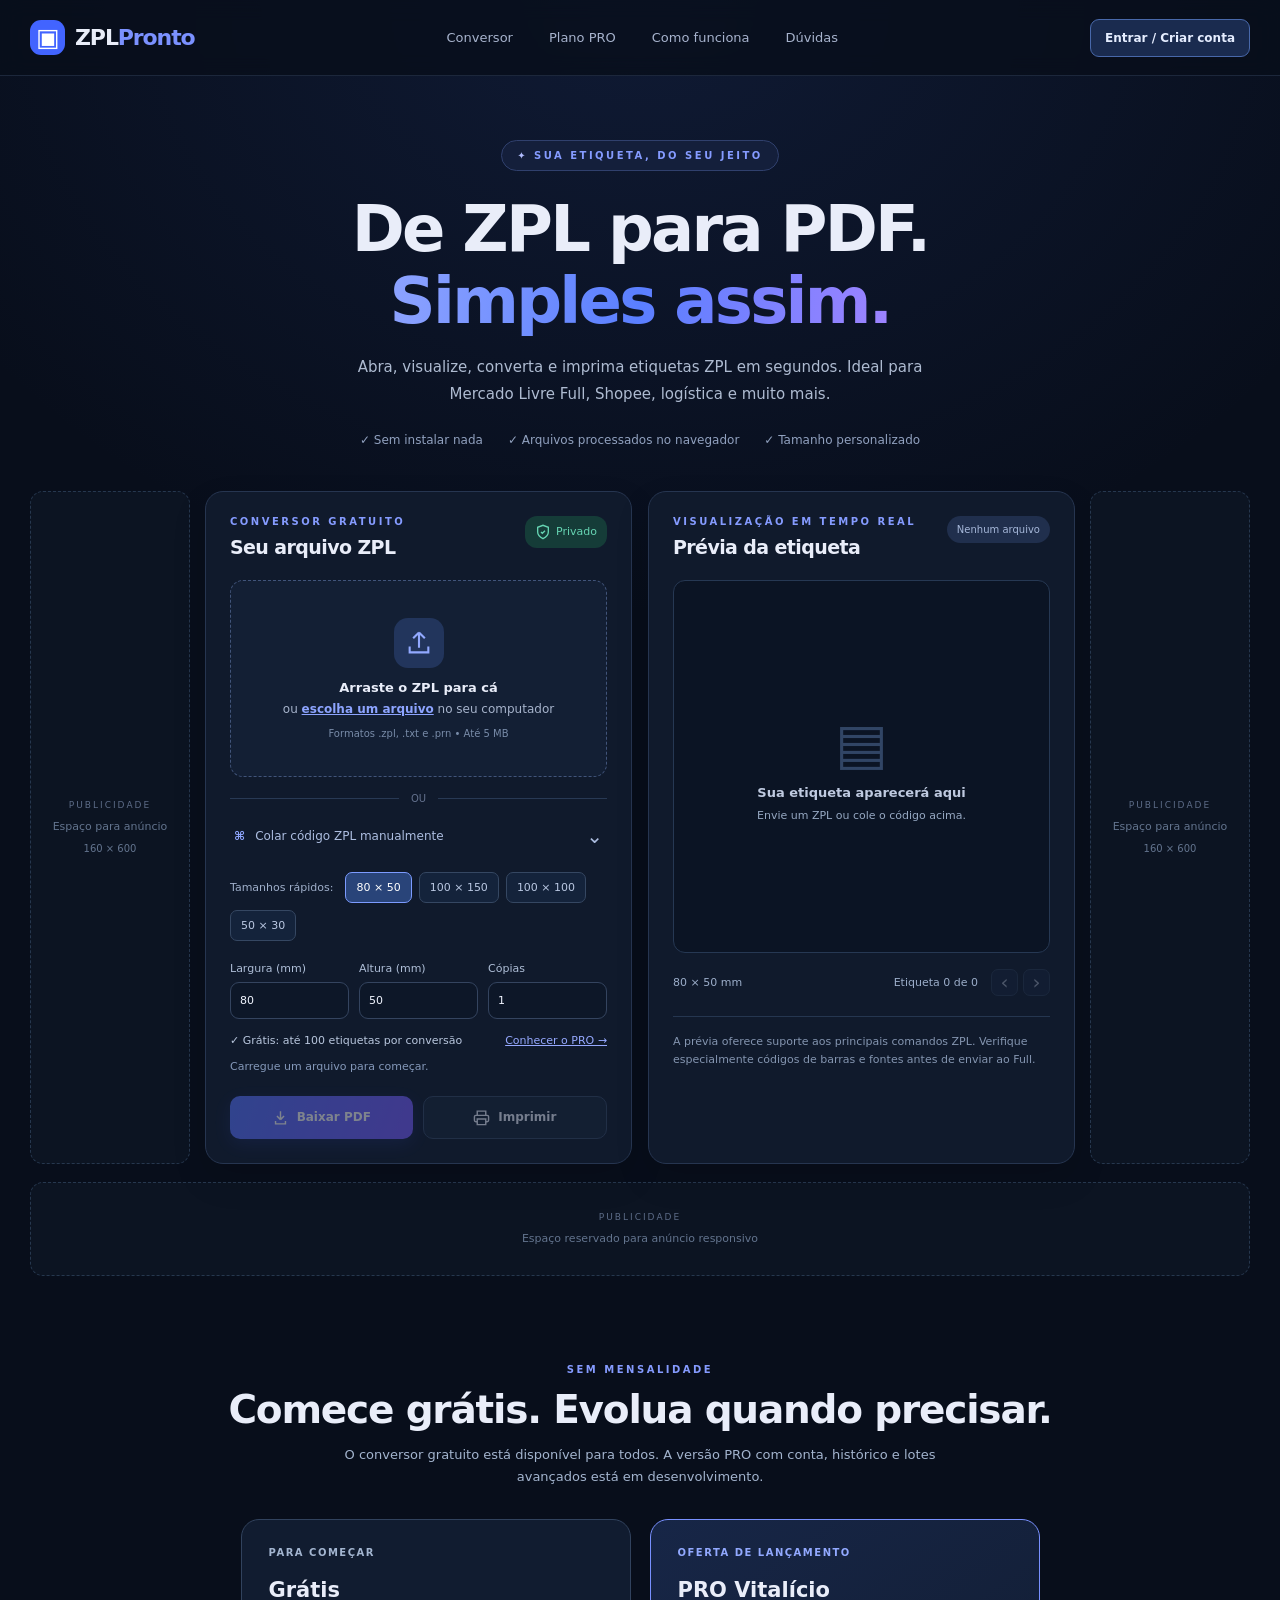
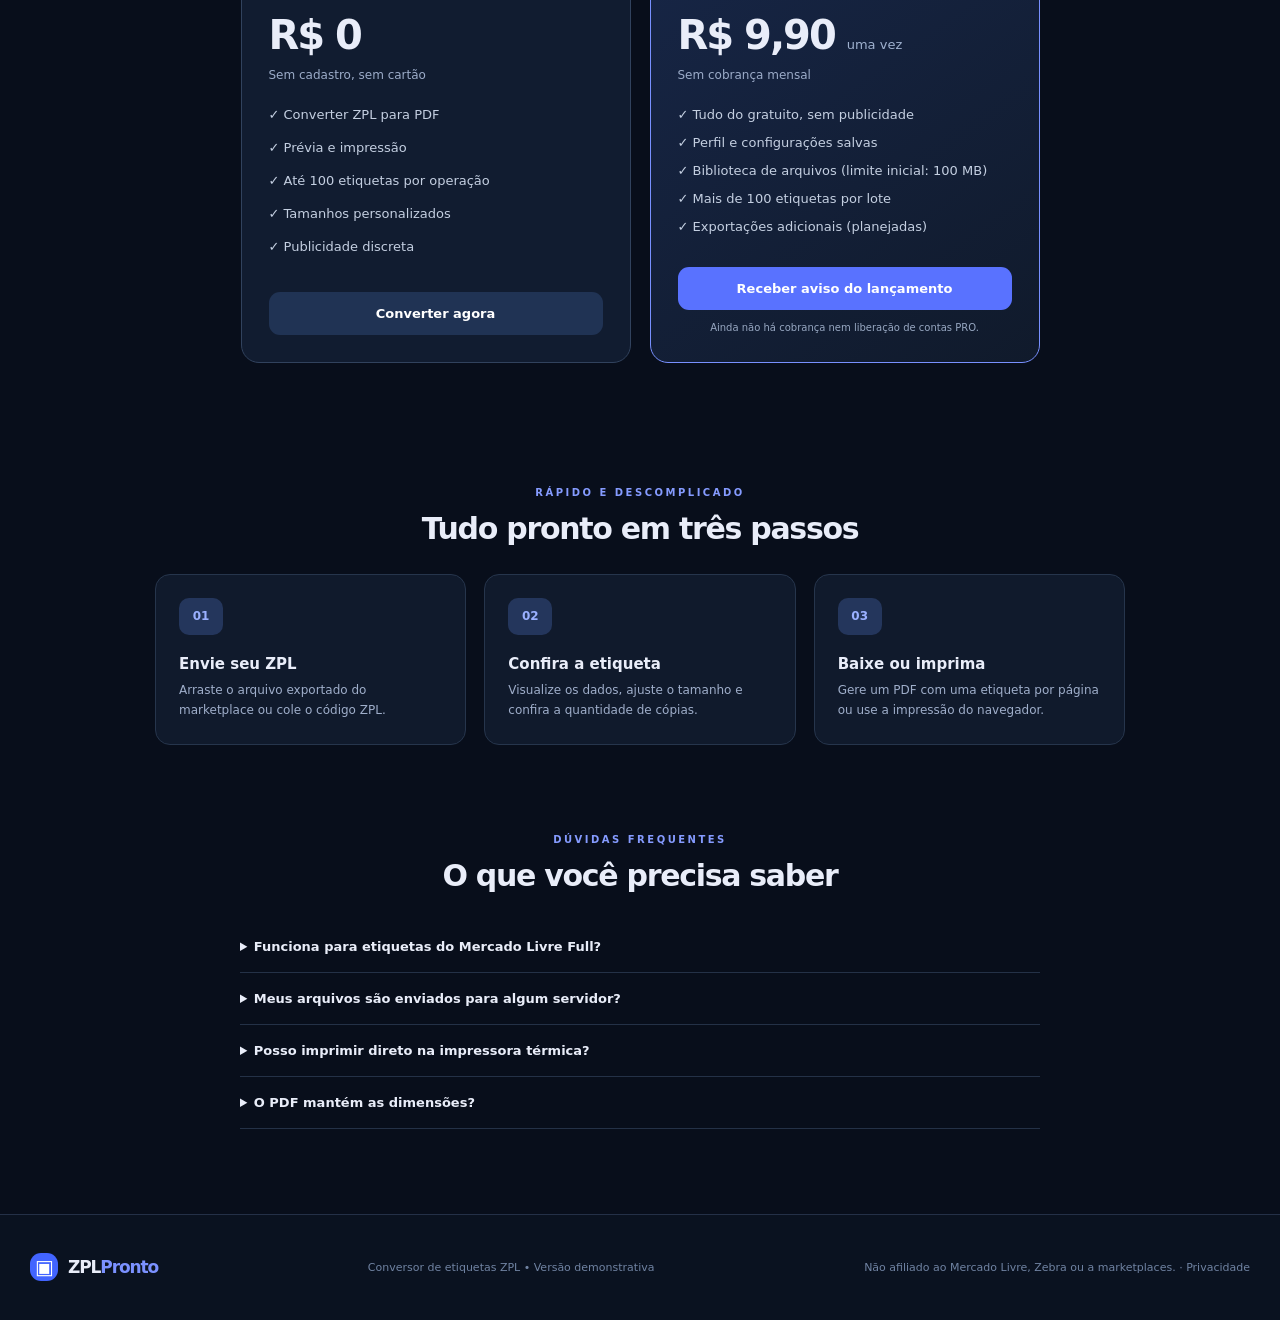
<file: index.html>
<!doctype html>
<html lang="pt-BR">
<head>
<meta charset="utf-8"><meta name="viewport" content="width=device-width,initial-scale=1">
<meta name="theme-color" content="#0a1020"><meta name="description" content="Converta ZPL em PDF, visualize etiquetas e imprima sem instalar programas. Ferramenta gratuita, rápida e privada.">
<title>ZPLPronto — ZPL para PDF e impressão de etiquetas</title>
<link rel="stylesheet" href="style.css">
</head>
<body>
<header class="topbar"><div class="shell nav"><a href="#inicio" class="brand"><span class="brand-icon">▣</span><span>ZPL<span class="brand-accent">Pronto</span></span></a><nav><a href="#ferramenta">Conversor</a><a href="#planos">Plano PRO</a><a href="#como-funciona">Como funciona</a><a href="#faq">Dúvidas</a></nav><button type="button" id="accountBtn" class="nav-account">Entrar / Criar conta</button></div></header>
<main id="inicio">
<section class="hero shell"><div class="eyebrow"><span class="spark">✦</span> SUA ETIQUETA, DO SEU JEITO</div><h1>De ZPL para PDF.<br><span>Simples assim.</span></h1><p>Abra, visualize, converta e imprima etiquetas ZPL em segundos. Ideal para Mercado Livre Full, Shopee, logística e muito mais.</p><div class="hero-tags"><span>✓ Sem instalar nada</span><span>✓ Arquivos processados no navegador</span><span>✓ Tamanho personalizado</span></div></section>
<div class="shell app-layout" id="ferramenta">
<aside class="ad-slot desktop-ad"><small>PUBLICIDADE</small><span>Espaço para anúncio</span><em>160 × 600</em></aside>
<section class="workbench">
<div class="panel controls"><div class="panel-head"><div><div class="section-kicker">CONVERSOR GRATUITO</div><h2>Seu arquivo ZPL</h2></div><span class="safe"><svg width="16" height="16" viewBox="0 0 24 24" fill="none" stroke="currentColor" stroke-width="2"><path d="M12 22s8-4 8-10V5l-8-3-8 3v7c0 6 8 10 8 10Z"/><path d="m9 12 2 2 4-4"/></svg> Privado</span></div>
<div id="drop" class="drop"><input type="file" id="file" accept=".zpl,.txt,.prn,.epl,text/plain" hidden><div class="upload-glyph"><svg width="28" height="28" viewBox="0 0 24 24" fill="none" stroke="currentColor" stroke-width="1.8"><path d="M12 16V3m0 0L7 8m5-5 5 5M4 15v5h16v-5"/></svg></div><strong>Arraste o ZPL para cá</strong><span>ou <button class="text-btn" id="choose">escolha um arquivo</button> no seu computador</span><small>Formatos .zpl, .txt e .prn • Até 5 MB</small></div>
<div class="divider-label"><span>OU</span></div><button class="paste-toggle" id="pasteToggle"><span>⌘</span> Colar código ZPL manualmente <span id="pasteArrow">⌄</span></button><div class="paste-area hidden" id="pasteArea"><textarea id="zplInput" spellcheck="false" placeholder="^XA&#10;^FO50,50^A0N,40,40^FDOla mundo^FS&#10;^XZ"></textarea><button id="applyZpl" class="button button-light">Visualizar código</button></div>
<div class="quick-presets"><span>Tamanhos rápidos:</span><button type="button" class="preset active" data-w="80" data-h="50">80 × 50</button><button type="button" class="preset" data-w="100" data-h="150">100 × 150</button><button type="button" class="preset" data-w="100" data-h="100">100 × 100</button><button type="button" class="preset" data-w="50" data-h="30">50 × 30</button></div><div class="settings"><label class="setting"><span>Largura (mm)</span><input type="number" id="widthMm" min="10" max="210" step="1" value="80"></label><label class="setting"><span>Altura (mm)</span><input type="number" id="heightMm" min="10" max="297" step="1" value="50"></label><label class="setting"><span>Cópias</span><input type="number" id="copies" min="1" max="100" value="1"></label></div>
<div class="limit-note">✓ Grátis: até 100 etiquetas por conversão <a href="#planos">Conhecer o PRO →</a></div><div id="status" class="status" role="status">Carregue um arquivo para começar.</div>
<div class="actions"><button id="pdfBtn" disabled class="button button-primary"><svg viewBox="0 0 24 24" width="17" height="17" fill="none" stroke="currentColor" stroke-width="2"><path d="M12 3v12m0 0 5-5m-5 5-5-5M5 17v4h14v-4"/></svg> Baixar PDF</button><button id="printBtn" disabled class="button button-outline"><svg viewBox="0 0 24 24" width="17" height="17" fill="none" stroke="currentColor" stroke-width="2"><path d="M6 9V3h12v6M6 18H4a2 2 0 0 1-2-2v-5a2 2 0 0 1 2-2h16a2 2 0 0 1 2 2v5a2 2 0 0 1-2 2h-2M6 14h12v8H6z"/></svg> Imprimir</button></div>
</div>
<div class="panel preview-panel"><div class="preview-head"><div><div class="section-kicker">VISUALIZAÇÃO EM TEMPO REAL</div><h2>Prévia da etiqueta</h2></div><span id="previewCount" class="preview-count">Nenhum arquivo</span></div><div class="preview-stage" id="previewStage"><div id="placeholder" class="placeholder"><div class="placeholder-icon">▤</div><strong>Sua etiqueta aparecerá aqui</strong><span>Envie um ZPL ou cole o código acima.</span></div><canvas id="canvas" class="hidden" aria-label="Prévia visual da etiqueta"></canvas></div><div class="preview-footer"><span id="dimensions">80 × 50 mm</span><span id="pageInfo">Etiqueta 0 de 0</span><div class="pagination"><button id="prev" disabled aria-label="Etiqueta anterior">‹</button><button id="next" disabled aria-label="Próxima etiqueta">›</button></div></div><p class="preview-note">A prévia oferece suporte aos principais comandos ZPL. Verifique especialmente códigos de barras e fontes antes de enviar ao Full.</p></div>
</section>
<aside class="ad-slot desktop-ad"><small>PUBLICIDADE</small><span>Espaço para anúncio</span><em>160 × 600</em></aside></div>
<div class="shell"><div class="ad-horizontal"><small>PUBLICIDADE</small><span>Espaço reservado para anúncio responsivo</span></div></div>
<section class="pricing shell" id="planos"><div class="section-kicker centered">SEM MENSALIDADE</div><h2>Comece grátis. Evolua quando precisar.</h2><p class="pricing-subtitle">O conversor gratuito está disponível para todos. A versão PRO com conta, histórico e lotes avançados está em desenvolvimento.</p><div class="pricing-grid"><article class="price-card"><span class="price-badge">PARA COMEÇAR</span><h3>Grátis</h3><div class="price">R$ 0</div><p>Sem cadastro, sem cartão</p><ul><li>✓ Converter ZPL para PDF</li><li>✓ Prévia e impressão</li><li>✓ Até 100 etiquetas por operação</li><li>✓ Tamanhos personalizados</li><li>✓ Publicidade discreta</li></ul><a class="price-button ghost" href="#ferramenta">Converter agora</a></article><article class="price-card premium"><span class="price-badge blue">OFERTA DE LANÇAMENTO</span><h3>PRO Vitalício</h3><div class="price">R$ 9,90 <small>uma vez</small></div><p>Sem cobrança mensal</p><ul><li>✓ Tudo do gratuito, sem publicidade</li><li>✓ Perfil e configurações salvas</li><li>✓ Biblioteca de arquivos (limite inicial: 100 MB)</li><li>✓ Mais de 100 etiquetas por lote</li><li>✓ Exportações adicionais (planejadas)</li></ul><button type="button" id="premiumBtn" class="price-button">Receber aviso do lançamento</button><span class="price-disclaimer">Ainda não há cobrança nem liberação de contas PRO.</span></article></div></section>
<section class="features shell" id="como-funciona"><div class="section-kicker centered">RÁPIDO E DESCOMPLICADO</div><h2>Tudo pronto em três passos</h2><div class="feature-grid"><article><div class="feat-icon">01</div><h3>Envie seu ZPL</h3><p>Arraste o arquivo exportado do marketplace ou cole o código ZPL.</p></article><article><div class="feat-icon">02</div><h3>Confira a etiqueta</h3><p>Visualize os dados, ajuste o tamanho e confira a quantidade de cópias.</p></article><article><div class="feat-icon">03</div><h3>Baixe ou imprima</h3><p>Gere um PDF com uma etiqueta por página ou use a impressão do navegador.</p></article></div></section>
<section class="faq shell" id="faq"><div class="section-kicker centered">DÚVIDAS FREQUENTES</div><h2>O que você precisa saber</h2><details><summary>Funciona para etiquetas do Mercado Livre Full?</summary><p>Esta versão suporta comandos ZPL comuns como texto, Code 128, posicionamento e quantidade (^PQ). Antes de usar no Full, confira o código impresso com um leitor e compare o SKU.</p></details><details><summary>Meus arquivos são enviados para algum servidor?</summary><p>Não. Nesta versão, os arquivos são lidos e convertidos diretamente no seu navegador, sem upload.</p></details><details><summary>Posso imprimir direto na impressora térmica?</summary><p>O botão Imprimir abre o diálogo de impressão do navegador. O navegador não tem autorização para imprimir silenciosamente em uma impressora específica. Escolha sua impressora, o papel correto e escala 100%.</p></details><details><summary>O PDF mantém as dimensões?</summary><p>Sim. Cada página usa a largura e a altura em milímetros escolhidas. A fidelidade dos comandos depende da cobertura do interpretador ZPL.</p></details></section>
<dialog id="accountDialog" class="modal"><div class="modal-inner"><button id="closeDialog" aria-label="Fechar" class="modal-close">×</button><span class="section-kicker">EM DESENVOLVIMENTO</span><h2>Seu espaço ZPLPronto está chegando.</h2><p>Vamos liberar contas com histórico, preferências de impressão e biblioteca de arquivos quando a autenticação e os pagamentos estiverem configurados. Por enquanto, o conversor gratuito funciona sem login e sem enviar seus arquivos a servidores.</p><a href="#ferramenta" id="dialogBack" class="price-button">Continuar usando grátis</a></div></dialog>
</main><footer><div class="shell footer-inner"><div class="brand"><span class="brand-icon">▣</span><span>ZPL<span class="brand-accent">Pronto</span></span></div><p>Conversor de etiquetas ZPL • Versão demonstrativa</p><small>Não afiliado ao Mercado Livre, Zebra ou a marketplaces. · <a href="/privacy.html">Privacidade</a></small></div></footer>
<script src="app.js"></script></body></html>
</file>
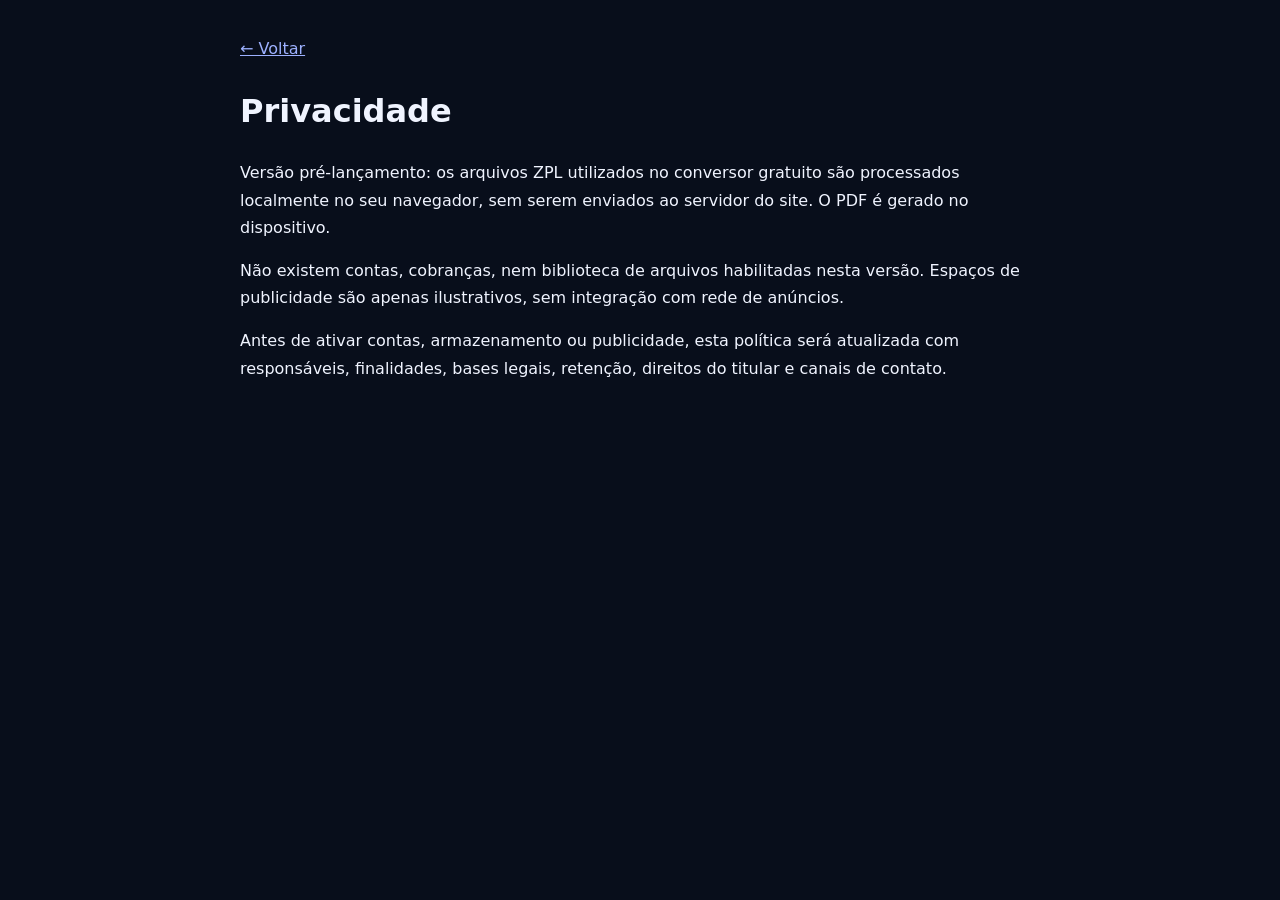
<file: privacy.html>
<!doctype html><html lang="pt-BR"><meta charset="utf-8"><meta name="viewport" content="width=device-width, initial-scale=1"><title>Privacidade — ZPLPronto</title><style>body{font:16px/1.7 system-ui;background:#080e1b;color:#f0f4ff;max-width:800px;padding:35px;margin:auto}a{color:#9db1ff}</style><a href="/">← Voltar</a><h1>Privacidade</h1><p>Versão pré-lançamento: os arquivos ZPL utilizados no conversor gratuito são processados localmente no seu navegador, sem serem enviados ao servidor do site. O PDF é gerado no dispositivo.</p><p>Não existem contas, cobranças, nem biblioteca de arquivos habilitadas nesta versão. Espaços de publicidade são apenas ilustrativos, sem integração com rede de anúncios.</p><p>Antes de ativar contas, armazenamento ou publicidade, esta política será atualizada com responsáveis, finalidades, bases legais, retenção, direitos do titular e canais de contato.</p></html>
</file>
<file: style.css>
:root{font-family:Inter,ui-sans-serif,system-ui,-apple-system,'Segoe UI',sans-serif;color:#e9edf9;background:#080e1b;font-synthesis:none}*{box-sizing:border-box}html{scroll-behavior:smooth}body{margin:0;background:radial-gradient(ellipse 90% 30% at 50% 0,rgba(43,72,147,.21),transparent 70%),#080e1b}button,input,textarea{font:inherit}button{cursor:pointer}a{color:inherit;text-decoration:none}.shell{max-width:1440px;padding:0 30px;margin:auto}.topbar{height:76px;border-bottom:1px solid #1c273b;background:rgba(8,14,27,.8);backdrop-filter:blur(10px)}.nav{display:flex;align-items:center;justify-content:space-between;height:100%}.brand{font-weight:850;font-size:22px;letter-spacing:-1.1px;display:flex;align-items:center;gap:10px;white-space:nowrap}.brand-icon{display:inline-grid;place-items:center;border-radius:11px;width:35px;height:35px;background:#4264ff;color:#fff;font-size:25px}.brand-accent{color:#7b91ff}.nav nav{display:flex;gap:36px;font-size:13px;color:#a7b3cd}.nav nav a:hover{color:white}.nav-pill{padding:10px 13px;border:1px solid #27354a;border-radius:30px;font-size:12px;color:#c6d2e7}.online-dot{display:inline-block;width:7px;height:7px;background:#4cdbac;border-radius:50%;margin-right:5px}.hero{text-align:center;padding-top:64px;padding-bottom:44px}.eyebrow,.section-kicker{color:#859bff;font-size:10px;letter-spacing:2.5px;font-weight:800}.eyebrow{border:1px solid #30406d;padding:9px 15px;display:inline-block;border-radius:24px;background:#141f3b}.spark{color:#b1bdff}.hero h1{font-size:clamp(39px,5vw,64px);line-height:1.13;margin:22px auto 16px;letter-spacing:-2.7px;font-weight:850}.hero h1 span{background:linear-gradient(96deg,#8da3ff,#5a7fff,#9e83ff);-webkit-background-clip:text;background-clip:text;color:transparent}.hero p{font-size:15px;max-width:590px;line-height:1.8;color:#aebbd1;margin:0 auto}.hero-tags{display:flex;justify-content:center;gap:25px;margin-top:25px;color:#91a1bf;font-size:12px;flex-wrap:wrap}.app-layout{display:grid;grid-template-columns:minmax(110px,160px) minmax(0,960px) minmax(110px,160px);gap:15px}.workbench{display:grid;grid-template-columns:1fr 1fr;gap:16px;min-width:0}.panel{min-width:0;background:#101a2c;border:1px solid #263550;border-radius:18px;box-shadow:0 15px 35px rgba(0,0,0,.12);padding:24px}.panel-head,.preview-head{display:flex;align-items:flex-start;justify-content:space-between;gap:12px;margin-bottom:22px}.panel h2{margin:9px 0 0;font-size:19px;letter-spacing:-.6px}.safe{font-size:11px;color:#66d5b3;background:#153c38;padding:8px 10px;border-radius:12px;display:flex;align-items:center;gap:5px}.drop{height:197px;display:flex;flex-direction:column;align-items:center;justify-content:center;border:1.5px dashed #41547a;border-radius:13px;background:#131f34;gap:7px;text-align:center;transition:background .15s,border-color .15s}.drop.over{background:#1e3155;border-color:#7998ff}.upload-glyph{background:#22355c;border-radius:14px;width:50px;height:50px;color:#92a9ff;display:grid;place-items:center;margin-bottom:5px}.drop strong{font-size:13px}.drop span{font-size:12px;color:#a6b3cb}.drop small{font-size:10px;color:#788ba8;margin-top:5px}.text-btn{border:0;background:none;padding:0;font-size:inherit;font-weight:800;color:#8da4ff;text-decoration:underline}.divider-label{display:flex;gap:12px;align-items:center;color:#64728e;font-size:10px;margin:16px 0}.divider-label:before,.divider-label:after{content:'';height:1px;background:#283954;flex:1}.paste-toggle{color:#acbde0;border:0;background:none;display:flex;align-items:center;width:100%;gap:10px;font-size:12px;padding:4px}.paste-toggle span:first-child{color:#90a7ff;font-weight:800}.paste-toggle span:last-child{margin-left:auto;font-size:20px}.paste-area{padding-top:12px}.paste-area textarea{width:100%;height:135px;background:#0c1424;color:white;border:1px solid #314361;border-radius:10px;padding:12px;font-family:monospace;font-size:12px;resize:vertical}.button-light{margin-top:8px;background:#253a69;color:#fff}.settings{display:grid;grid-template-columns:repeat(3,1fr);gap:10px;margin:21px 0 15px}.setting{color:#aebed7;font-size:11px}.setting span{display:block;margin-bottom:7px}.setting input{display:block;width:100%;background:#0d1728;border:1px solid #34445f;color:#f1f5ff;border-radius:9px;padding:11px 9px;outline:none}.setting input:focus{border-color:#7996ff}.status{min-height:28px;color:#8498b9;font-size:11px;line-height:1.5}.status.warn{color:#ffce8a}.status.good{color:#69d9b5}.actions{display:flex;gap:10px;margin-top:9px}.button{border:0;border-radius:10px;padding:12px 13px;display:inline-flex;justify-content:center;align-items:center;gap:8px;font-size:12px;font-weight:750;white-space:nowrap}.actions .button{flex:1}.button-primary{background:linear-gradient(110deg,#5774ff,#795dff);color:white;box-shadow:0 5px 18px #3a4ed044}.button-outline{background:#18253b;color:#ecf1ff;border:1px solid #354866}.button:disabled{opacity:.46;cursor:not-allowed}.preview-count{background:#202f4d;color:#a6b8da;font-size:10px;border-radius:30px;padding:8px 10px}.preview-stage{background:#0b1424;min-height:373px;border:1px solid #263853;border-radius:12px;display:flex;justify-content:center;align-items:center;overflow:hidden;padding:20px}.preview-stage canvas{max-width:100%;max-height:365px;width:auto;height:auto;background:white;box-shadow:0 15px 40px #0005;object-fit:contain}.placeholder{text-align:center;display:flex;flex-direction:column;align-items:center;color:#96a8c2;gap:9px}.placeholder-icon{font-size:56px;color:#314565}.placeholder strong{font-size:13px;color:#bfcae0}.placeholder span{font-size:11px}.preview-footer{display:flex;align-items:center;gap:13px;color:#9caeca;font-size:11px;margin-top:16px}.preview-footer #pageInfo{margin-left:auto}.pagination{display:flex;gap:5px}.pagination button{border:1px solid #334563;background:#192640;color:#d5dff5;width:27px;height:27px;border-radius:7px;font-size:20px;line-height:14px}.pagination button:disabled{opacity:.3}.preview-note{border-top:1px solid #253650;padding-top:16px;margin:20px 0 0;color:#8495b0;font-size:11px;line-height:1.7}.ad-slot,.ad-horizontal{border:1px dashed #26374e;border-radius:13px;color:#63748e;display:flex;align-items:center;flex-direction:column;justify-content:center;gap:10px;text-align:center;background:#0c1422}.ad-slot small,.ad-horizontal small{font-size:9px;letter-spacing:2px;color:#5d6c88}.ad-slot span,.ad-horizontal span{font-size:11px}.ad-slot em{font-size:10px;font-style:normal}.ad-horizontal{height:94px;margin-top:18px}.features,.faq{text-align:center;padding-top:76px;padding-bottom:45px}.centered{text-align:center}.features h2,.faq h2{font-size:30px;letter-spacing:-1.3px;margin:13px 0 28px}.feature-grid{display:grid;grid-template-columns:repeat(3,1fr);gap:18px;text-align:left;max-width:970px;margin:auto}.feature-grid article{padding:23px;background:#101a2c;border:1px solid #26354c;border-radius:15px}.feat-icon{height:37px;width:44px;background:#24365c;color:#9ab0ff;border-radius:10px;display:grid;place-items:center;font-weight:800;font-size:12px}.feature-grid h3{font-size:15px;margin:20px 0 7px}.feature-grid p{font-size:12px;color:#9faeca;line-height:1.7;margin:0}.faq{max-width:860px;padding-top:44px;padding-bottom:85px}.faq details{text-align:left;border-bottom:1px solid #243147}.faq summary{padding:18px 0;cursor:pointer;font-size:13px;font-weight:700}.faq details p{font-size:12px;color:#a9b7d0;line-height:1.7;margin:0 0 16px}footer{border-top:1px solid #243047;background:#0a1220}.footer-inner{min-height:105px;display:flex;align-items:center;justify-content:space-between;gap:15px}.footer-inner .brand{font-size:17px}.footer-inner .brand-icon{height:28px;width:28px;font-size:20px}.footer-inner p,.footer-inner small{color:#7083a2;font-size:11px}.hidden{display:none!important}@media(max-width:1190px){.app-layout{grid-template-columns:1fr}.desktop-ad{display:none}.workbench{max-width:960px;width:100%;margin:auto}}@media(max-width:710px){.shell{padding:0 17px}.topbar{height:65px}.nav nav{display:none}.nav-pill{font-size:10px;padding:8px}.hero{padding-top:45px;padding-bottom:32px}.hero h1{letter-spacing:-1.7px}.hero p{font-size:13px}.hero-tags{gap:12px}.workbench{grid-template-columns:1fr}.panel{padding:19px}.preview-stage{min-height:245px}.feature-grid{grid-template-columns:1fr}.features,.faq{padding-top:55px}.footer-inner{flex-direction:column;padding-top:22px;padding-bottom:22px}.ad-horizontal{height:75px}}

.nav-account{border:1px solid #4868aa;background:#1a2b4f;border-radius:9px;padding:11px 14px;color:#e5edff;font-size:12px;font-weight:750}.nav-account:hover{background:#243b6b}.quick-presets{display:flex;align-items:center;gap:7px;flex-wrap:wrap;margin-top:20px}.quick-presets span{color:#9fafca;font-size:11px;margin-right:5px}.preset{background:#14233b;color:#bac8e2;border:1px solid #354762;padding:8px 10px;border-radius:7px;font-size:11px}.preset.active,.preset:hover{background:#294479;border-color:#7c9bff;color:#fff}.limit-note{display:flex;justify-content:space-between;gap:8px;flex-wrap:wrap;color:#b9c7de;font-size:11px;margin-bottom:12px}.limit-note a{color:#96a9ff;text-decoration:underline}.pricing{padding-top:88px;padding-bottom:48px}.pricing>h2{text-align:center;font-size:clamp(26px,3.5vw,39px);letter-spacing:-1.2px;margin:12px 0}.pricing-subtitle{text-align:center;color:#a3b4ce;font-size:13px;max-width:650px;line-height:1.7;margin:0 auto 31px}.pricing-grid{display:grid;grid-template-columns:repeat(2,minmax(0,390px));gap:19px;justify-content:center}.price-card{background:#111c30;border:1px solid #31425d;border-radius:18px;padding:27px;display:flex;flex-direction:column;gap:10px}.price-card.premium{border:1.5px solid #7890ff;background:linear-gradient(145deg,#172647,#101a2b)}.price-badge{font-size:10px;letter-spacing:1.5px;color:#a3b5d0;font-weight:800}.price-badge.blue{color:#92a9ff}.price-card h3{font-size:21px;margin:10px 0 0}.price{font-size:40px;letter-spacing:-2px;font-weight:850}.price small{font-size:13px;letter-spacing:0;color:#9fb1cf;font-weight:450}.price-card>p{font-size:12px;color:#9cacc9;margin:0}.price-card ul{list-style:none;padding:15px 0 0;margin:0;display:grid;gap:13px;font-size:13px;color:#c4cfe1;flex:1}.price-button{border:0;cursor:pointer;text-align:center;display:block;border-radius:11px;padding:14px 12px;background:#5972ff;color:white;font-weight:750;font-size:13px;margin-top:23px}.price-button.ghost{background:#203354}.price-disclaimer{font-size:10px;color:#98a8c2;line-height:1.5;text-align:center}.modal{color:#edf2ff;background:#121e32;border:1px solid #4a649a;border-radius:20px;padding:0;max-width:min(450px,calc(100vw - 32px));box-shadow:0 25px 80px #0009}.modal::backdrop{background:#060a15bd}.modal-inner{padding:28px;position:relative}.modal-inner h2{font-size:24px;letter-spacing:-.8px}.modal-inner p{font-size:13px;color:#b0c0dc;line-height:1.8}.modal-close{position:absolute;right:13px;top:9px;border:0;background:none;color:#c3d0e9;font-size:28px}.modal-inner .price-button{margin-top:24px}@media(max-width:710px){.nav-account{font-size:10px;padding:8px 9px}.pricing-grid{grid-template-columns:1fr}.pricing{padding-top:55px}.quick-presets{gap:6px}}
</file>
